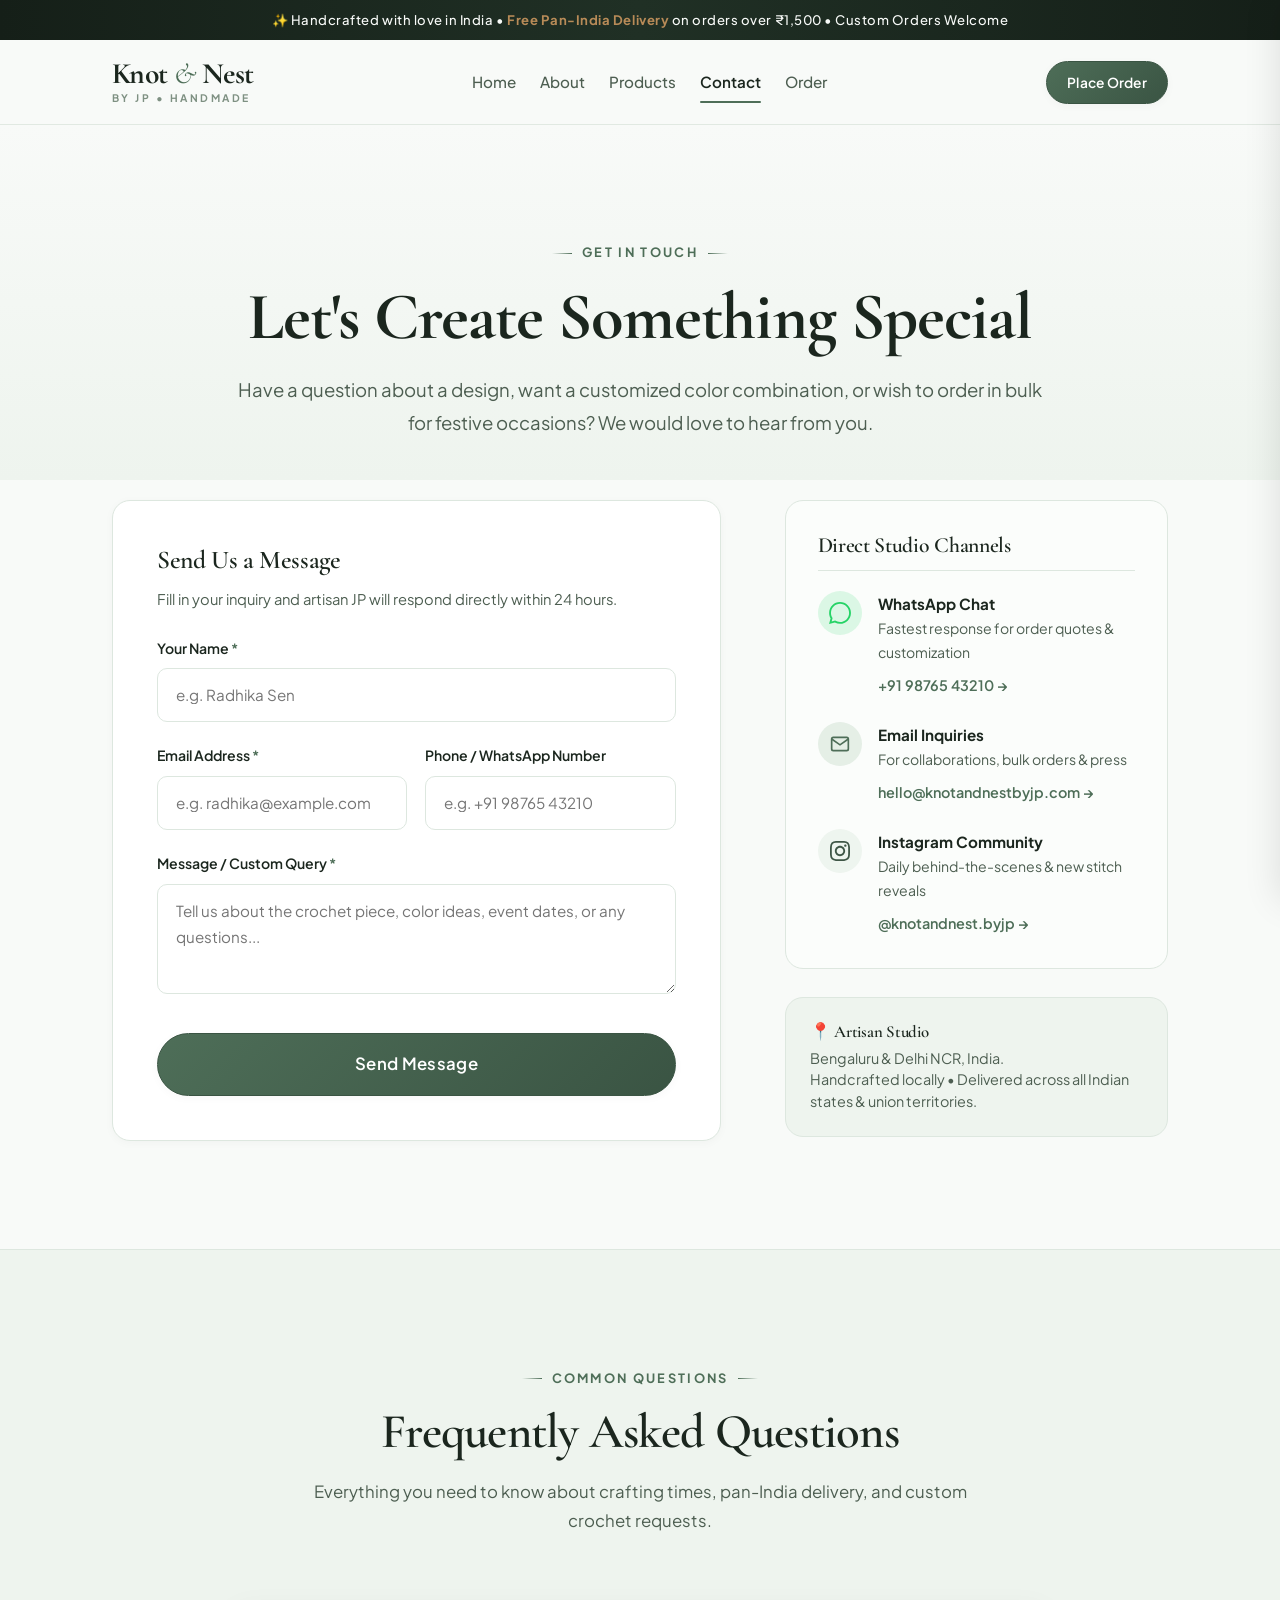
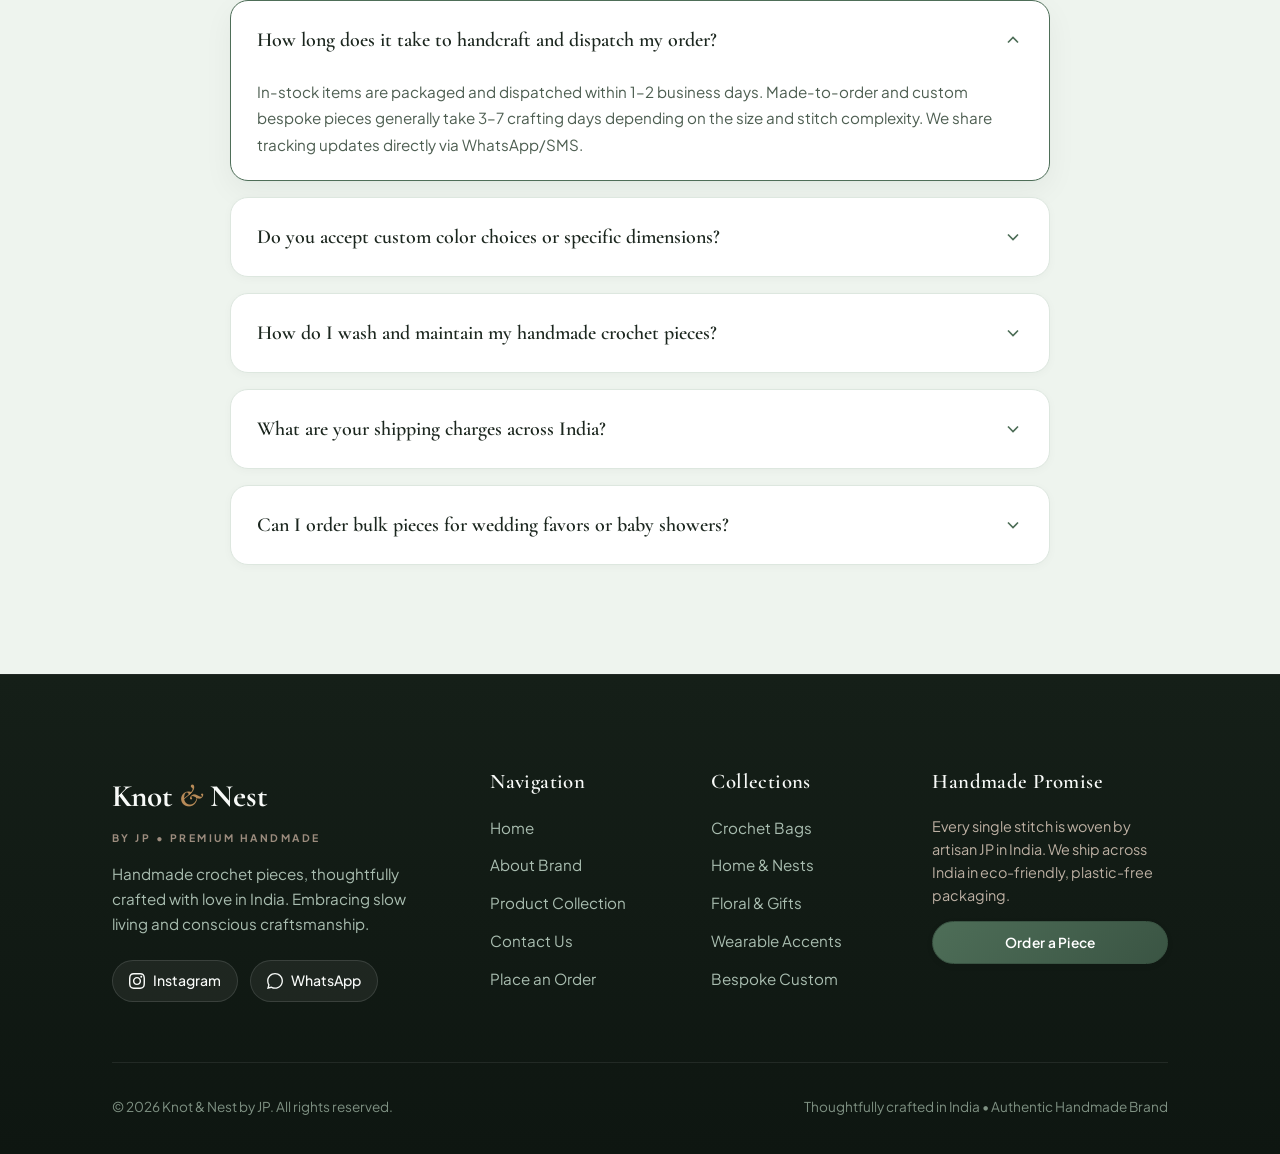
<file: contact.html>
<!DOCTYPE html>
<html lang="en">
<head>
  <meta charset="UTF-8">
  <meta name="viewport" content="width=device-width, initial-scale=1.0">
  <title>Contact Us & Custom Inquiries | Knot & Nest by JP</title>
  <meta name="description" content="Get in touch with artisan JP at Knot & Nest. Inquire about custom orders, bridal shower favors, bulk crochet commissions, or order tracking.">
  <meta name="keywords" content="contact Knot and Nest by JP, crochet commission inquiry, handmade crochet contact India, WhatsApp crochet ordering">
  <meta name="theme-color" content="#FAF7F2">

  <!-- Stylesheets -->
  <link rel="stylesheet" href="css/style.css">
  <link rel="stylesheet" href="css/components.css">
  <link rel="stylesheet" href="css/responsive.css">
</head>
<body>

  <!-- Top Announcement Bar -->
  <div class="announcement-bar" role="region" aria-label="Announcement">
    <span>✨ Handcrafted with love in India • <strong>Free Pan-India Delivery</strong> on orders over ₹1,500 • Custom Orders Welcome</span>
  </div>

  <!-- Main Site Header -->
  <header class="site-header">
    <div class="container header-container">
      <a href="index.html" class="brand-logo" aria-label="Knot and Nest by JP Home">
        <span class="logo-main">Knot <span>&</span> Nest</span>
        <span class="logo-sub">by JP • Handmade</span>
      </a>

      <!-- Desktop Nav -->
      <nav class="main-nav" aria-label="Main Navigation">
        <a href="index.html" class="nav-link">Home</a>
        <a href="about.html" class="nav-link">About</a>
        <a href="products.html" class="nav-link">Products</a>
        <a href="contact.html" class="nav-link active">Contact</a>
        <a href="order.html" class="nav-link">Order</a>
      </nav>

      <!-- Header CTAs -->
      <div class="header-actions">
        <a href="order.html" class="btn btn-primary btn-sm">Place Order</a>
        <button class="mobile-menu-toggle" aria-label="Toggle navigation menu">
          <svg width="26" height="26" viewBox="0 0 24 24" fill="none" stroke="currentColor" stroke-width="2">
            <line x1="3" y1="12" x2="21" y2="12"></line>
            <line x1="3" y1="6" x2="21" y2="6"></line>
            <line x1="3" y1="18" x2="21" y2="18"></line>
          </svg>
        </button>
      </div>
    </div>
  </header>

  <!-- Mobile Drawer Menu -->
  <div class="mobile-nav-overlay"></div>
  <div class="mobile-nav-drawer" role="dialog" aria-modal="true" aria-label="Mobile Navigation">
    <div>
      <div class="mobile-nav-header">
        <div class="brand-logo">
          <span class="logo-main" style="font-size: 1.4rem;">Knot <span>&</span> Nest</span>
          <span class="logo-sub">by JP</span>
        </div>
        <button class="mobile-nav-close" aria-label="Close menu" style="font-size: 1.6rem; color: var(--color-text-primary);">&times;</button>
      </div>

      <nav class="mobile-nav-links">
        <a href="index.html" class="nav-link">Home</a>
        <a href="about.html" class="nav-link">About</a>
        <a href="products.html" class="nav-link">Products</a>
        <a href="contact.html" class="nav-link active">Contact</a>
        <a href="order.html" class="nav-link">Order</a>
      </nav>
    </div>

    <div class="mobile-nav-footer">
      <a href="products.html" class="btn btn-primary" style="width: 100%;">Explore Collection</a>
      <a href="order.html?custom=true" class="btn btn-outline" style="width: 100%;">Order Custom Crochet</a>
    </div>
  </div>

  <main>
    <!-- Contact Header Hero -->
    <section class="section-padding" style="background: linear-gradient(180deg, var(--color-bg-primary) 0%, var(--color-bg-secondary) 100%); text-align: center; padding-bottom: 40px;">
      <div class="container-narrow">
        <span class="eyebrow">Get In Touch</span>
        <h1 style="margin-bottom: 16px;">Let's Create Something Special</h1>
        <p class="text-lead">
          Have a question about a design, want a customized color combination, or wish to order in bulk for festive occasions? We would love to hear from you.
        </p>
      </div>
    </section>

    <!-- Contact Grid Section -->
    <section class="section-padding" style="padding-top: 20px;">
      <div class="container">
        <div class="form-grid-layout">
          
          <!-- Left: Contact Form -->
          <div class="form-card">
            <h2 style="font-size: 1.6rem; margin-bottom: 12px;">Send Us a Message</h2>
            <p style="font-size: 0.92rem; color: var(--color-text-secondary); margin-bottom: 24px;">
              Fill in your inquiry and artisan JP will respond directly within 24 hours.
            </p>

            <form id="contactForm">
              <div class="form-group">
                <label class="form-label" for="contactName">Your Name <span class="required-star">*</span></label>
                <input type="text" id="contactName" class="form-control" placeholder="e.g. Radhika Sen" required>
              </div>

              <div class="form-row-2">
                <div class="form-group">
                  <label class="form-label" for="contactEmail">Email Address <span class="required-star">*</span></label>
                  <input type="email" id="contactEmail" class="form-control" placeholder="e.g. radhika@example.com" required>
                </div>

                <div class="form-group">
                  <label class="form-label" for="contactPhone">Phone / WhatsApp Number</label>
                  <input type="tel" id="contactPhone" class="form-control" placeholder="e.g. +91 98765 43210">
                </div>
              </div>

              <div class="form-group">
                <label class="form-label" for="contactMessage">Message / Custom Query <span class="required-star">*</span></label>
                <textarea id="contactMessage" class="form-control" placeholder="Tell us about the crochet piece, color ideas, event dates, or any questions..." required></textarea>
              </div>

              <button type="submit" class="btn btn-primary btn-lg" style="width: 100%; margin-top: 10px;">
                Send Message
              </button>
            </form>
          </div>

          <!-- Right: Direct Channels & Studio Details -->
          <div>
            
            <div style="background-color: var(--color-surface); border: 1.5px solid var(--color-border); border-radius: var(--radius-md); padding: 32px; margin-bottom: 28px;">
              <h3 style="font-size: 1.35rem; margin-bottom: 20px; padding-bottom: 12px; border-bottom: 1px solid var(--color-border);">
                Direct Studio Channels
              </h3>

              <!-- Channel 1: WhatsApp -->
              <div style="display: flex; gap: 16px; align-items: flex-start; margin-bottom: 24px;">
                <div style="width: 44px; height: 44px; border-radius: 50%; background-color: rgba(37, 211, 102, 0.15); color: #25D366; display: flex; align-items: center; justify-content: center; flex-shrink: 0;">
                  <svg width="22" height="22" viewBox="0 0 24 24" fill="currentColor">
                    <path d="M.057 24l1.687-6.163c-1.041-1.804-1.588-3.849-1.587-5.946.003-6.556 5.338-11.891 11.893-11.891 3.181.001 6.167 1.24 8.413 3.488 2.245 2.248 3.481 5.236 3.48 8.414-.003 6.557-5.338 11.892-11.893 11.892-1.99-.001-3.951-.5-5.688-1.448l-6.305 1.654zm6.597-3.807c1.676.995 3.276 1.591 5.392 1.592 5.448 0 9.886-4.434 9.889-9.885.002-5.462-4.415-9.89-9.881-9.892-5.452 0-9.887 4.434-9.889 9.884-.001 2.225.651 3.891 1.746 5.634l-.999 3.648 3.742-.981z"/>
                  </svg>
                </div>
                <div>
                  <strong style="display: block; font-size: 0.95rem; color: var(--color-text-primary);">WhatsApp Chat</strong>
                  <span style="display: block; font-size: 0.88rem; color: var(--color-text-secondary); margin-bottom: 6px;">
                    Fastest response for order quotes & customization
                  </span>
                  <a href="https://wa.me/919876543210" target="_blank" rel="noopener" style="color: var(--color-terracotta); font-weight: 600; font-size: 0.9rem;">
                    +91 98765 43210 &rarr;
                  </a>
                </div>
              </div>

              <!-- Channel 2: Email -->
              <div style="display: flex; gap: 16px; align-items: flex-start; margin-bottom: 24px;">
                <div style="width: 44px; height: 44px; border-radius: 50%; background-color: var(--color-terracotta-light); color: var(--color-terracotta); display: flex; align-items: center; justify-content: center; flex-shrink: 0;">
                  <svg width="20" height="20" viewBox="0 0 24 24" fill="none" stroke="currentColor" stroke-width="2">
                    <path d="M4 4h16c1.1 0 2 .9 2 2v12c0 1.1-.9 2-2 2H4c-1.1 0-2-.9-2-2V6c0-1.1.9-2 2-2z"></path>
                    <polyline points="22,6 12,13 2,6"></polyline>
                  </svg>
                </div>
                <div>
                  <strong style="display: block; font-size: 0.95rem; color: var(--color-text-primary);">Email Inquiries</strong>
                  <span style="display: block; font-size: 0.88rem; color: var(--color-text-secondary); margin-bottom: 6px;">
                    For collaborations, bulk orders & press
                  </span>
                  <a href="mailto:hello@knotandnestbyjp.com" style="color: var(--color-terracotta); font-weight: 600; font-size: 0.9rem;">
                    hello@knotandnestbyjp.com &rarr;
                  </a>
                </div>
              </div>

              <!-- Channel 3: Instagram -->
              <div style="display: flex; gap: 16px; align-items: flex-start;">
                <div style="width: 44px; height: 44px; border-radius: 50%; background-color: var(--color-sage-light); color: var(--color-sage-dark); display: flex; align-items: center; justify-content: center; flex-shrink: 0;">
                  <svg width="20" height="20" viewBox="0 0 24 24" fill="currentColor">
                    <path d="M12 2.163c3.204 0 3.584.012 4.85.07 3.252.148 4.771 1.691 4.919 4.919.058 1.265.069 1.645.069 4.849 0 3.205-.012 3.584-.069 4.849-.149 3.225-1.664 4.771-4.919 4.919-1.266.058-1.644.07-4.85.07-3.204 0-3.584-.012-4.849-.07-3.26-.149-4.771-1.699-4.919-4.92-.058-1.265-.07-1.644-.07-4.849 0-3.204.013-3.583.07-4.849.149-3.227 1.664-4.771 4.919-4.919 1.266-.057 1.645-.069 4.849-.069zm0-2.163c-3.259 0-3.667.014-4.947.072-4.358.2-6.78 2.618-6.98 6.98-.059 1.281-.073 1.689-.073 4.948 0 3.259.014 3.668.072 4.948.2 4.358 2.618 6.78 6.98 6.98 1.281.058 1.689.072 4.948.072 3.259 0 3.668-.014 4.948-.072 4.354-.2 6.782-2.618 6.979-6.98.059-1.28.073-1.689.073-4.948 0-3.259-.014-3.667-.072-4.947-.196-4.354-2.617-6.78-6.979-6.98-1.281-.059-1.69-.073-4.949-.073zm0 5.838c-3.403 0-6.162 2.759-6.162 6.162s2.759 6.163 6.162 6.163 6.162-2.759 6.162-6.163c0-3.403-2.759-6.162-6.162-6.162zm0 10.162c-2.209 0-4-1.79-4-4 0-2.209 1.791-4 4-4s4 1.791 4 4c0 2.21-1.791 4-4 4zm6.406-11.845c-.796 0-1.441.645-1.441 1.44s.645 1.44 1.441 1.44c.795 0 1.439-.645 1.439-1.44s-.644-1.44-1.439-1.44z"/>
                  </svg>
                </div>
                <div>
                  <strong style="display: block; font-size: 0.95rem; color: var(--color-text-primary);">Instagram Community</strong>
                  <span style="display: block; font-size: 0.88rem; color: var(--color-text-secondary); margin-bottom: 6px;">
                    Daily behind-the-scenes & new stitch reveals
                  </span>
                  <a href="https://instagram.com" target="_blank" rel="noopener" style="color: var(--color-terracotta); font-weight: 600; font-size: 0.9rem;">
                    @knotandnest.byjp &rarr;
                  </a>
                </div>
              </div>

            </div>

            <!-- Studio Location Badge -->
            <div style="background-color: var(--color-bg-secondary); border-radius: var(--radius-md); padding: 24px; border: 1px solid var(--color-border);">
              <h4 style="margin-bottom: 6px; font-size: 1.05rem;">📍 Artisan Studio</h4>
              <p style="font-size: 0.9rem; color: var(--color-text-secondary); line-height: 1.5; margin: 0;">
                Bengaluru &amp; Delhi NCR, India.<br>
                Handcrafted locally • Delivered across all Indian states &amp; union territories.
              </p>
            </div>

          </div>

        </div>
      </div>
    </section>

    <!-- Frequently Asked Questions Accordion -->
    <section class="section-padding" style="background-color: var(--color-bg-secondary); border-top: 1px solid var(--color-border);" aria-label="Frequently Asked Questions">
      <div class="container">
        <div class="section-header">
          <span class="eyebrow">Common Questions</span>
          <h2>Frequently Asked Questions</h2>
          <p>Everything you need to know about crafting times, pan-India delivery, and custom crochet requests.</p>
        </div>

        <div class="faq-list">
          
          <div class="faq-item active">
            <button class="faq-question" type="button">
              <span>How long does it take to handcraft and dispatch my order?</span>
              <svg class="faq-chevron" width="20" height="20" viewBox="0 0 24 24" fill="none" stroke="currentColor" stroke-width="2">
                <polyline points="6 9 12 15 18 9"></polyline>
              </svg>
            </button>
            <div class="faq-answer">
              <p>
                In-stock items are packaged and dispatched within 1–2 business days. Made-to-order and custom bespoke pieces generally take 3–7 crafting days depending on the size and stitch complexity. We share tracking updates directly via WhatsApp/SMS.
              </p>
            </div>
          </div>

          <div class="faq-item">
            <button class="faq-question" type="button">
              <span>Do you accept custom color choices or specific dimensions?</span>
              <svg class="faq-chevron" width="20" height="20" viewBox="0 0 24 24" fill="none" stroke="currentColor" stroke-width="2">
                <polyline points="6 9 12 15 18 9"></polyline>
              </svg>
            </button>
            <div class="faq-answer">
              <p>
                Yes, absolutely! Custom requests are a core part of Knot & Nest by JP. You can select your preferred shade combinations, request extended bag straps, or have custom-sized table runners crocheted to fit your dining table.
              </p>
            </div>
          </div>

          <div class="faq-item">
            <button class="faq-question" type="button">
              <span>How do I wash and maintain my handmade crochet pieces?</span>
              <svg class="faq-chevron" width="20" height="20" viewBox="0 0 24 24" fill="none" stroke="currentColor" stroke-width="2">
                <polyline points="6 9 12 15 18 9"></polyline>
              </svg>
            </button>
            <div class="faq-answer">
              <p>
                We recommend gentle hand washing in cold/lukewarm water using a mild wool or liquid detergent. Never wring out or machine tumble dry. Gently reshape the item and lay it flat on a clean dry towel in the shade.
              </p>
            </div>
          </div>

          <div class="faq-item">
            <button class="faq-question" type="button">
              <span>What are your shipping charges across India?</span>
              <svg class="faq-chevron" width="20" height="20" viewBox="0 0 24 24" fill="none" stroke="currentColor" stroke-width="2">
                <polyline points="6 9 12 15 18 9"></polyline>
              </svg>
            </button>
            <div class="faq-answer">
              <p>
                We offer <strong>Free Delivery across India</strong> on all orders of ₹1,500 and above. For orders under ₹1,500, a flat standard delivery charge of ₹99 applies.
              </p>
            </div>
          </div>

          <div class="faq-item">
            <button class="faq-question" type="button">
              <span>Can I order bulk pieces for wedding favors or baby showers?</span>
              <svg class="faq-chevron" width="20" height="20" viewBox="0 0 24 24" fill="none" stroke="currentColor" stroke-width="2">
                <polyline points="6 9 12 15 18 9"></polyline>
              </svg>
            </button>
            <div class="faq-answer">
              <p>
                Yes! We love creating bespoke bulk gifts—including mini flower bouquets, personalized bookmark sets, and coaster favor bundles with custom gift tags. Please reach out at least 3–4 weeks prior to your event.
              </p>
            </div>
          </div>

        </div>
      </div>
    </section>
  </main>

  <!-- Site Footer -->
  <footer class="site-footer">
    <div class="container">
      <div class="footer-grid">
        
        <div class="footer-brand">
          <div class="logo-main">Knot <span>&</span> Nest</div>
          <div class="brand-logo" style="margin-bottom: 8px;">
            <span class="logo-sub" style="color: #9C8C7E;">by JP • Premium Handmade</span>
          </div>
          <p class="footer-tagline">
            Handmade crochet pieces, thoughtfully crafted with love in India. Embracing slow living and conscious craftsmanship.
          </p>
          <div class="footer-social-links">
            <a href="https://instagram.com" target="_blank" rel="noopener" class="social-pill" aria-label="Instagram">
              <svg width="16" height="16" viewBox="0 0 24 24" fill="currentColor">
                <path d="M12 2.163c3.204 0 3.584.012 4.85.07 3.252.148 4.771 1.691 4.919 4.919.058 1.265.069 1.645.069 4.849 0 3.205-.012 3.584-.069 4.849-.149 3.225-1.664 4.771-4.919 4.919-1.266.058-1.644.07-4.85.07-3.204 0-3.584-.012-4.849-.07-3.26-.149-4.771-1.699-4.919-4.92-.058-1.265-.07-1.644-.07-4.849 0-3.204.013-3.583.07-4.849.149-3.227 1.664-4.771 4.919-4.919 1.266-.057 1.645-.069 4.849-.069zm0-2.163c-3.259 0-3.667.014-4.947.072-4.358.2-6.78 2.618-6.98 6.98-.059 1.281-.073 1.689-.073 4.948 0 3.259.014 3.668.072 4.948.2 4.358 2.618 6.78 6.98 6.98 1.281.058 1.689.072 4.948.072 3.259 0 3.668-.014 4.948-.072 4.354-.2 6.782-2.618 6.979-6.98.059-1.28.073-1.689.073-4.948 0-3.259-.014-3.667-.072-4.947-.196-4.354-2.617-6.78-6.979-6.98-1.281-.059-1.69-.073-4.949-.073zm0 5.838c-3.403 0-6.162 2.759-6.162 6.162s2.759 6.163 6.162 6.163 6.162-2.759 6.162-6.163c0-3.403-2.759-6.162-6.162-6.162zm0 10.162c-2.209 0-4-1.79-4-4 0-2.209 1.791-4 4-4s4 1.791 4 4c0 2.21-1.791 4-4 4zm6.406-11.845c-.796 0-1.441.645-1.441 1.44s.645 1.44 1.441 1.44c.795 0 1.439-.645 1.439-1.44s-.644-1.44-1.439-1.44z"/>
              </svg>
              <span>Instagram</span>
            </a>
            <a href="https://wa.me/919876543210" target="_blank" rel="noopener" class="social-pill" aria-label="WhatsApp">
              <svg width="16" height="16" viewBox="0 0 24 24" fill="currentColor">
                <path d="M.057 24l1.687-6.163c-1.041-1.804-1.588-3.849-1.587-5.946.003-6.556 5.338-11.891 11.893-11.891 3.181.001 6.167 1.24 8.413 3.488 2.245 2.248 3.481 5.236 3.48 8.414-.003 6.557-5.338 11.892-11.893 11.892-1.99-.001-3.951-.5-5.688-1.448l-6.305 1.654zm6.597-3.807c1.676.995 3.276 1.591 5.392 1.592 5.448 0 9.886-4.434 9.889-9.885.002-5.462-4.415-9.89-9.881-9.892-5.452 0-9.887 4.434-9.889 9.884-.001 2.225.651 3.891 1.746 5.634l-.999 3.648 3.742-.981z"/>
              </svg>
              <span>WhatsApp</span>
            </a>
          </div>
        </div>

        <div>
          <h4 class="footer-title">Navigation</h4>
          <div class="footer-links">
            <a href="index.html">Home</a>
            <a href="about.html">About Brand</a>
            <a href="products.html">Product Collection</a>
            <a href="contact.html">Contact Us</a>
            <a href="order.html">Place an Order</a>
          </div>
        </div>

        <div>
          <h4 class="footer-title">Collections</h4>
          <div class="footer-links">
            <a href="products.html?category=bags">Crochet Bags</a>
            <a href="products.html?category=home-decor">Home & Nests</a>
            <a href="products.html?category=gifts">Floral & Gifts</a>
            <a href="products.html?category=accessories">Wearable Accents</a>
            <a href="order.html?custom=true">Bespoke Custom</a>
          </div>
        </div>

        <div>
          <h4 class="footer-title">Handmade Promise</h4>
          <p style="font-size: 0.9rem; color: #BDB0A3; line-height: 1.6; margin-bottom: 14px;">
            Every single stitch is woven by artisan JP in India. We ship across India in eco-friendly, plastic-free packaging.
          </p>
          <a href="order.html" class="btn btn-primary btn-sm" style="width: 100%;">Order a Piece</a>
        </div>

      </div>

      <div class="footer-bottom">
        <div>© 2026 Knot & Nest by JP. All rights reserved.</div>
        <div>Thoughtfully crafted in India • Authentic Handmade Brand</div>
      </div>
    </div>
  </footer>

  <!-- Scripts -->
  <script src="js/main.js"></script>
  <script src="js/contact.js"></script>
</body>
</html>
</file>
<file: css/style.css>
/* ==========================================================================
   Knot & Nest by JP - Core Stylesheet & Botanical Design System
   Theme: Fresh Eucalyptus Sage & Pearl Cream
   (Botanical Muted Green, Morning Mist, and Warm Beige Accents)
   ========================================================================== */

/* --------------------------------------------------------------------------
   Google Fonts Import
   -------------------------------------------------------------------------- */
@import url('https://fonts.googleapis.com/css2?family=Cormorant+Garamond:ital,wght@0,400;0,500;0,600;0,700;1,400;1,600;1,700&family=Plus+Jakarta+Sans:ital,wght@0,300;0,400;0,500;0,600;0,700;1,400&display=swap');

/* --------------------------------------------------------------------------
   CSS Variables & Design Tokens
   -------------------------------------------------------------------------- */
:root {
  /* Fresh Eucalyptus Sage & Pearl Cream Palette */
  --color-bg-primary: #F8FAF8;      /* Luminous pearl cream / soft morning mist white */
  --color-bg-secondary: #EEF4EE;    /* Gentle eucalyptus mist / botanical linen */
  --color-bg-tertiary: #E2EBE2;     /* Deeper soft sage beige */
  --color-card-bg: #FFFFFF;         /* Crisp botanical card background */
  --color-surface: #FBFDFB;         /* Subtle elevated surface */

  --color-text-primary: #1B261E;    /* Deep Pine-Espresso Noir (crystal clear & rich) */
  --color-text-secondary: #4D5E51;  /* Soft Botanical Slate */
  --color-text-muted: #7E9082;      /* Gentle Eucalyptus Mist */
  --color-text-light: #F8FAF8;      /* Light cream text */

  /* Signature Accents */
  --color-terracotta: #4E6E58;      /* Rich Eucalyptus Sage */
  --color-terracotta-dark: #3A5443; /* Deep Pine Sage for hover */
  --color-terracotta-light: #E5EFE6;/* Delicate Morning Eucalyptus wash */

  --color-ochre: #B88B58;           /* Warm Sand Dune / Golden Wheat */
  --color-ochre-light: #F7F0E6;     /* Pale Warm Dune Silk */

  --color-sage: #688A72;            /* Lush Herbaceous Sage */
  --color-sage-dark: #3E5646;       /* Deep Woodland Green */
  --color-sage-light: #EEF5EF;      /* Gentle Laurel tint */

  --color-border: #DDE7DF;          /* Soft Herbal Sand outline */
  --color-border-hover: #C2D4C5;    /* Elevated Sage Border */

  /* Typography */
  --font-serif: 'Cormorant Garamond', Garamond, Georgia, serif;
  --font-sans: 'Plus Jakarta Sans', -apple-system, BlinkMacSystemFont, 'Segoe UI', Roboto, sans-serif;

  /* Shadows - Ambient Botanical Glow */
  --shadow-sm: 0 2px 10px rgba(27, 38, 30, 0.03);
  --shadow-md: 0 10px 30px rgba(27, 38, 30, 0.05), 0 1px 3px rgba(27, 38, 30, 0.02);
  --shadow-lg: 0 20px 48px rgba(27, 38, 30, 0.08), 0 4px 12px rgba(27, 38, 30, 0.03);
  --shadow-hover: 0 24px 54px rgba(78, 110, 88, 0.16), 0 6px 16px rgba(27, 38, 30, 0.04);

  /* Radii */
  --radius-xs: 6px;
  --radius-sm: 10px;
  --radius-md: 18px;
  --radius-lg: 28px;
  --radius-full: 9999px;

  /* Spacing & Layout */
  --container-max: 1240px;
  --header-height: 84px;
  --announcement-height: 40px;
  --transition-fast: 0.2s ease;
  --transition-base: 0.35s cubic-bezier(0.22, 1, 0.36, 1);
  --transition-slow: 0.6s cubic-bezier(0.22, 1, 0.36, 1);
}

/* --------------------------------------------------------------------------
   CSS Reset & Base
   -------------------------------------------------------------------------- */
*, *::before, *::after {
  box-sizing: border-box;
  margin: 0;
  padding: 0;
}

html {
  font-size: 16px;
  scroll-behavior: smooth;
  -webkit-text-size-adjust: 100%;
}

body {
  font-family: var(--font-sans);
  background-color: var(--color-bg-primary);
  color: var(--color-text-primary);
  line-height: 1.7;
  font-weight: 400;
  overflow-x: hidden;
  -webkit-font-smoothing: antialiased;
  -moz-osx-font-smoothing: grayscale;
}

img, svg, picture, video {
  max-width: 100%;
  display: block;
  height: auto;
}

a {
  color: inherit;
  text-decoration: none;
  transition: all var(--transition-fast);
}

button, input, select, textarea {
  font: inherit;
}

button {
  cursor: pointer;
  border: none;
  background: none;
}

ul, ol {
  list-style: none;
}

/* --------------------------------------------------------------------------
   Typography Styles
   -------------------------------------------------------------------------- */
h1, h2, h3, h4, h5, h6 {
  font-family: var(--font-serif);
  color: var(--color-text-primary);
  font-weight: 600;
  line-height: 1.18;
  letter-spacing: -0.015em;
}

h1 {
  font-size: clamp(2.5rem, 5.2vw, 4.2rem);
  font-weight: 700;
}

h2 {
  font-size: clamp(2rem, 3.8vw, 3.1rem);
  font-weight: 600;
}

h3 {
  font-size: clamp(1.4rem, 2.3vw, 1.9rem);
  font-weight: 600;
}

h4 {
  font-size: 1.25rem;
  font-weight: 600;
}

p {
  color: var(--color-text-secondary);
  font-size: 1.05rem;
  font-weight: 400;
  line-height: 1.75;
}

.text-lead {
  font-size: clamp(1.1rem, 1.45vw, 1.25rem);
  color: var(--color-text-secondary);
  line-height: 1.8;
}

.eyebrow {
  display: inline-flex;
  align-items: center;
  gap: 10px;
  font-family: var(--font-sans);
  font-size: 0.8rem;
  font-weight: 700;
  text-transform: uppercase;
  letter-spacing: 0.18em;
  color: var(--color-terracotta);
  margin-bottom: 14px;
}

.eyebrow::before,
.eyebrow::after {
  content: '';
  display: inline-block;
  width: 20px;
  height: 1.5px;
  background: linear-gradient(90deg, var(--color-terracotta) 0%, transparent 100%);
}

.eyebrow::before {
  background: linear-gradient(270deg, var(--color-terracotta) 0%, transparent 100%);
}

.eyebrow.no-line::before,
.eyebrow.no-line::after {
  display: none;
}

/* --------------------------------------------------------------------------
   Layout Containers
   -------------------------------------------------------------------------- */
.container {
  width: 100%;
  max-width: var(--container-max);
  margin-left: auto;
  margin-right: auto;
  padding-left: 24px;
  padding-right: 24px;
}

.container-narrow {
  max-width: 900px;
  margin-left: auto;
  margin-right: auto;
  padding-left: 24px;
  padding-right: 24px;
}

.section-padding {
  padding-top: clamp(65px, 8.5vw, 110px);
  padding-bottom: clamp(65px, 8.5vw, 110px);
}

.section-header {
  text-align: center;
  max-width: 700px;
  margin: 0 auto clamp(40px, 5vw, 64px);
}

.section-header h2 {
  margin-bottom: 16px;
}

.section-header p {
  color: var(--color-text-secondary);
}

/* --------------------------------------------------------------------------
   Buttons & Links
   -------------------------------------------------------------------------- */
.btn {
  display: inline-flex;
  align-items: center;
  justify-content: center;
  gap: 10px;
  padding: 14px 30px;
  border-radius: var(--radius-full);
  font-family: var(--font-sans);
  font-size: 0.95rem;
  font-weight: 600;
  letter-spacing: 0.02em;
  text-align: center;
  transition: all var(--transition-base);
  box-shadow: var(--shadow-sm);
  white-space: nowrap;
}

.btn-primary {
  background: linear-gradient(135deg, #4E6E58 0%, #3A5443 100%);
  color: #FFFFFF;
  border: 1px solid #3A5443;
}

.btn-primary:hover {
  background: linear-gradient(135deg, #3E5B47 0%, #2E4335 100%);
  border-color: #2E4335;
  box-shadow: 0 10px 26px rgba(78, 110, 88, 0.38);
  transform: translateY(-2px);
  color: #FFFFFF;
}

.btn-secondary {
  background-color: transparent;
  color: var(--color-text-primary);
  border: 1.5px solid var(--color-text-primary);
}

.btn-secondary:hover {
  background-color: var(--color-text-primary);
  color: #FFFFFF;
  box-shadow: var(--shadow-md);
  transform: translateY(-2px);
}

.btn-outline {
  background-color: #FFFFFF;
  color: var(--color-text-primary);
  border: 1px solid var(--color-border);
}

.btn-outline:hover {
  border-color: var(--color-terracotta);
  color: var(--color-terracotta);
  background-color: var(--color-terracotta-light);
  transform: translateY(-2px);
}

.btn-whatsapp {
  background: linear-gradient(135deg, #25D366 0%, #1EBE5D 100%);
  color: #FFFFFF;
  border: 1px solid #1EBE5D;
}

.btn-whatsapp:hover {
  background: linear-gradient(135deg, #1EBE5D 0%, #17A950 100%);
  box-shadow: 0 10px 24px rgba(37, 211, 102, 0.35);
  transform: translateY(-2px);
  color: #FFFFFF;
}

.btn-sm {
  padding: 9px 20px;
  font-size: 0.86rem;
}

.btn-lg {
  padding: 16px 36px;
  font-size: 1.05rem;
}

.btn-icon {
  width: 44px;
  height: 44px;
  padding: 0;
  border-radius: 50%;
  display: inline-flex;
  align-items: center;
  justify-content: center;
}

/* --------------------------------------------------------------------------
   Announcement Bar
   -------------------------------------------------------------------------- */
.announcement-bar {
  background: linear-gradient(90deg, #151F18 0%, #203025 50%, #151F18 100%);
  color: #F8FAF8;
  font-size: 0.82rem;
  font-weight: 500;
  letter-spacing: 0.04em;
  padding: 9px 16px;
  text-align: center;
  position: relative;
  z-index: 101;
}

.announcement-bar strong {
  color: var(--color-ochre);
}

/* --------------------------------------------------------------------------
   Header & Navigation
   -------------------------------------------------------------------------- */
.site-header {
  position: sticky;
  top: 0;
  left: 0;
  width: 100%;
  background-color: rgba(248, 250, 248, 0.94);
  backdrop-filter: blur(16px);
  -webkit-backdrop-filter: blur(16px);
  border-bottom: 1px solid rgba(221, 231, 223, 0.85);
  z-index: 100;
  transition: all var(--transition-base);
}

.site-header.scrolled {
  background-color: rgba(255, 255, 255, 0.98);
  box-shadow: 0 4px 24px rgba(27, 38, 30, 0.06);
}

.header-container {
  display: flex;
  align-items: center;
  justify-content: space-between;
  height: var(--header-height);
}

/* Brand Logo */
.brand-logo {
  display: flex;
  flex-direction: column;
  text-decoration: none;
}

.brand-logo .logo-main {
  font-family: var(--font-serif);
  font-size: 1.85rem;
  font-weight: 700;
  color: var(--color-text-primary);
  letter-spacing: -0.02em;
  line-height: 1.05;
}

.brand-logo .logo-main span {
  color: var(--color-terracotta);
  font-style: italic;
  font-weight: 400;
}

.brand-logo .logo-sub {
  font-family: var(--font-sans);
  font-size: 0.65rem;
  font-weight: 700;
  letter-spacing: 0.24em;
  text-transform: uppercase;
  color: var(--color-text-muted);
}

/* Navigation Links */
.main-nav {
  display: flex;
  align-items: center;
  gap: 38px;
}

.nav-link {
  font-size: 0.95rem;
  font-weight: 500;
  color: var(--color-text-secondary);
  position: relative;
  padding: 8px 0;
  transition: color var(--transition-fast);
}

.nav-link::after {
  content: '';
  position: absolute;
  bottom: 0;
  left: 0;
  width: 0%;
  height: 2px;
  background: var(--color-terracotta);
  transition: width var(--transition-base);
  border-radius: var(--radius-full);
}

.nav-link:hover,
.nav-link.active {
  color: var(--color-text-primary);
}

.nav-link:hover::after,
.nav-link.active::after {
  width: 100%;
}

.nav-link.active {
  font-weight: 600;
}

/* Header Actions */
.header-actions {
  display: flex;
  align-items: center;
  gap: 16px;
}

.mobile-menu-toggle {
  display: none;
  background: none;
  border: none;
  padding: 8px;
  color: var(--color-text-primary);
  cursor: pointer;
}

/* --------------------------------------------------------------------------
   Mobile Drawer Navigation
   -------------------------------------------------------------------------- */
.mobile-nav-overlay {
  position: fixed;
  top: 0;
  left: 0;
  width: 100%;
  height: 100vh;
  background-color: rgba(27, 38, 30, 0.45);
  backdrop-filter: blur(6px);
  z-index: 998;
  opacity: 0;
  visibility: hidden;
  transition: all var(--transition-base);
}

.mobile-nav-overlay.active {
  opacity: 1;
  visibility: visible;
}

.mobile-nav-drawer {
  position: fixed;
  top: 0;
  right: -320px;
  width: 310px;
  height: 100vh;
  background-color: var(--color-bg-primary);
  z-index: 999;
  padding: 36px 24px;
  display: flex;
  flex-direction: column;
  justify-content: space-between;
  box-shadow: -10px 0 35px rgba(0, 0, 0, 0.12);
  transition: right var(--transition-base);
}

.mobile-nav-drawer.active {
  right: 0;
}

.mobile-nav-header {
  display: flex;
  align-items: center;
  justify-content: space-between;
  margin-bottom: 36px;
  padding-bottom: 18px;
  border-bottom: 1px solid var(--color-border);
}

.mobile-nav-links {
  display: flex;
  flex-direction: column;
  gap: 22px;
}

.mobile-nav-links .nav-link {
  font-size: 1.2rem;
  padding: 6px 0;
  display: block;
}

.mobile-nav-footer {
  padding-top: 24px;
  border-top: 1px solid var(--color-border);
  display: flex;
  flex-direction: column;
  gap: 16px;
}

/* --------------------------------------------------------------------------
   Footer
   -------------------------------------------------------------------------- */
.site-footer {
  background: linear-gradient(180deg, #151F18 0%, #0E1611 100%);
  color: #E3EDE5;
  padding-top: clamp(65px, 8.5vw, 95px);
  padding-bottom: 36px;
  border-top: 1px solid rgba(255, 255, 255, 0.08);
}

.footer-grid {
  display: grid;
  grid-template-columns: 2fr 1fr 1fr 1.5fr;
  gap: clamp(32px, 5vw, 64px);
  margin-bottom: 60px;
}

.footer-brand .logo-main {
  font-family: var(--font-serif);
  font-size: 1.95rem;
  font-weight: 700;
  color: #F8FAF8;
  margin-bottom: 6px;
}

.footer-brand .logo-main span {
  color: var(--color-ochre);
  font-style: italic;
}

.footer-tagline {
  font-size: 0.95rem;
  color: #A9BDB0;
  margin: 14px 0 24px;
  max-width: 330px;
  line-height: 1.65;
}

.footer-title {
  font-family: var(--font-serif);
  font-size: 1.3rem;
  color: #F8FAF8;
  margin-bottom: 20px;
  letter-spacing: 0.02em;
}

.footer-links {
  display: flex;
  flex-direction: column;
  gap: 12px;
}

.footer-links a {
  color: #A9BDB0;
  font-size: 0.95rem;
  transition: all var(--transition-fast);
}

.footer-links a:hover {
  color: var(--color-ochre);
  padding-left: 6px;
}

.footer-social-links {
  display: flex;
  gap: 12px;
  margin-top: 8px;
}

.social-pill {
  display: inline-flex;
  align-items: center;
  gap: 8px;
  padding: 8px 16px;
  background-color: rgba(255, 255, 255, 0.06);
  border: 1px solid rgba(255, 255, 255, 0.12);
  border-radius: var(--radius-full);
  color: #F8FAF8;
  font-size: 0.88rem;
  font-weight: 500;
  transition: all var(--transition-fast);
}

.social-pill:hover {
  background-color: var(--color-terracotta);
  border-color: var(--color-terracotta);
  color: #FFFFFF;
  transform: translateY(-2px);
  box-shadow: 0 4px 12px rgba(78, 110, 88, 0.35);
}

.footer-bottom {
  display: flex;
  align-items: center;
  justify-content: space-between;
  padding-top: 32px;
  border-top: 1px solid rgba(255, 255, 255, 0.08);
  font-size: 0.85rem;
  color: #7E9082;
}

.footer-bottom a {
  color: #7E9082;
}

.footer-bottom a:hover {
  color: #F8FAF8;
}

/* --------------------------------------------------------------------------
   Trust Badge Strip
   -------------------------------------------------------------------------- */
.trust-banner {
  background-color: var(--color-bg-secondary);
  border-top: 1px solid var(--color-border);
  border-bottom: 1px solid var(--color-border);
  padding: 16px 0;
}

.trust-banner-inner {
  display: flex;
  align-items: center;
  justify-content: center;
  flex-wrap: wrap;
  gap: 32px;
  text-align: center;
}

.trust-item {
  display: inline-flex;
  align-items: center;
  gap: 10px;
  font-size: 0.9rem;
  font-weight: 600;
  color: var(--color-text-secondary);
  letter-spacing: 0.03em;
}

.trust-dot {
  width: 5px;
  height: 5px;
  background-color: var(--color-terracotta);
  border-radius: 50%;
}
</file>
<file: css/components.css>
/* ==========================================================================
   Knot & Nest by JP - Botanical Component Styles
   Theme: Fresh Eucalyptus Sage & Pearl Cream
   ========================================================================== */

/* --------------------------------------------------------------------------
   1. Hero Section
   -------------------------------------------------------------------------- */
.hero-section {
  position: relative;
  background: radial-gradient(circle at 80% 20%, rgba(104, 138, 114, 0.12) 0%, transparent 50%),
              radial-gradient(circle at 10% 80%, rgba(184, 139, 88, 0.08) 0%, transparent 40%),
              linear-gradient(180deg, var(--color-bg-primary) 0%, var(--color-bg-secondary) 100%);
  padding: clamp(55px, 8.5vw, 105px) 0 clamp(65px, 8.5vw, 115px);
  overflow: hidden;
}

.hero-grid {
  display: grid;
  grid-template-columns: 1.15fr 0.85fr;
  gap: clamp(40px, 6vw, 80px);
  align-items: center;
}

.hero-content {
  position: relative;
  z-index: 2;
}

.hero-badge {
  display: inline-flex;
  align-items: center;
  gap: 8px;
  background-color: var(--color-terracotta-light);
  color: var(--color-terracotta-dark);
  font-size: 0.82rem;
  font-weight: 600;
  padding: 7px 16px;
  border-radius: var(--radius-full);
  margin-bottom: 22px;
  border: 1px solid rgba(78, 110, 88, 0.25);
  box-shadow: 0 2px 8px rgba(78, 110, 88, 0.06);
}

.hero-title {
  margin-bottom: 22px;
  color: var(--color-text-primary);
}

.hero-subtitle {
  font-size: clamp(1.1rem, 1.4vw, 1.25rem);
  color: var(--color-text-secondary);
  margin-bottom: 38px;
  max-width: 540px;
  line-height: 1.75;
}

.hero-actions {
  display: flex;
  align-items: center;
  flex-wrap: wrap;
  gap: 16px;
  margin-bottom: 42px;
}

.hero-trust-row {
  display: flex;
  align-items: center;
  gap: 24px;
  padding-top: 26px;
  border-top: 1px solid var(--color-border);
}

.hero-trust-item {
  display: flex;
  align-items: center;
  gap: 10px;
  font-size: 0.86rem;
  color: var(--color-text-secondary);
  font-weight: 500;
}

.hero-trust-item svg {
  color: var(--color-terracotta);
  flex-shrink: 0;
}

/* Hero Media Showcase */
.hero-media-wrapper {
  position: relative;
}

.hero-image-card {
  position: relative;
  border-radius: var(--radius-lg);
  overflow: hidden;
  box-shadow: var(--shadow-lg);
  aspect-ratio: 4 / 5;
  background-color: var(--color-bg-tertiary);
  border: 1px solid var(--color-border);
}

.hero-image-card img {
  width: 100%;
  height: 100%;
  object-fit: cover;
  transition: transform var(--transition-slow);
}

.hero-image-card:hover img {
  transform: scale(1.04);
}

/* Floating Highlight Pill */
.hero-floating-badge {
  position: absolute;
  bottom: 24px;
  left: -20px;
  background-color: rgba(255, 255, 255, 0.95);
  backdrop-filter: blur(12px);
  padding: 16px 22px;
  border-radius: var(--radius-md);
  box-shadow: var(--shadow-md);
  border: 1px solid var(--color-border);
  display: flex;
  align-items: center;
  gap: 14px;
  z-index: 3;
}

.hero-badge-icon {
  width: 44px;
  height: 44px;
  border-radius: 50%;
  background-color: var(--color-terracotta-light);
  color: var(--color-terracotta);
  display: flex;
  align-items: center;
  justify-content: center;
}

.hero-badge-text strong {
  display: block;
  font-size: 0.92rem;
  color: var(--color-text-primary);
}

.hero-badge-text span {
  font-size: 0.78rem;
  color: var(--color-text-muted);
}

/* --------------------------------------------------------------------------
   2. Product Cards & Catalogue
   -------------------------------------------------------------------------- */
.product-grid {
  display: grid;
  grid-template-columns: repeat(auto-fill, minmax(280px, 1fr));
  gap: clamp(24px, 3vw, 36px);
}

.product-card {
  background-color: var(--color-card-bg);
  border-radius: var(--radius-md);
  border: 1px solid var(--color-border);
  overflow: hidden;
  display: flex;
  flex-direction: column;
  transition: all var(--transition-base);
  position: relative;
  box-shadow: var(--shadow-sm);
}

.product-card:hover {
  transform: translateY(-6px);
  box-shadow: var(--shadow-hover);
  border-color: var(--color-border-hover);
}

.product-card-media {
  position: relative;
  aspect-ratio: 1 / 1;
  overflow: hidden;
  background-color: var(--color-bg-secondary);
}

.product-card-media img {
  width: 100%;
  height: 100%;
  object-fit: cover;
  transition: transform var(--transition-slow);
}

.product-card:hover .product-card-media img {
  transform: scale(1.06);
}

.product-tag-badge {
  position: absolute;
  top: 14px;
  left: 14px;
  padding: 5px 12px;
  border-radius: var(--radius-full);
  font-size: 0.72rem;
  font-weight: 700;
  text-transform: uppercase;
  letter-spacing: 0.06em;
  z-index: 2;
}

.tag-instock {
  background-color: var(--color-sage-light);
  color: var(--color-sage-dark);
  border: 1px solid rgba(62, 86, 70, 0.3);
}

.tag-madetoorder {
  background-color: var(--color-ochre-light);
  color: #7A5323;
  border: 1px solid rgba(184, 139, 88, 0.35);
}

.tag-featured {
  background-color: var(--color-terracotta-light);
  color: var(--color-terracotta-dark);
  border: 1px solid rgba(78, 110, 88, 0.35);
}

/* Quick Action Overlay */
.product-card-overlay {
  position: absolute;
  bottom: 0;
  left: 0;
  width: 100%;
  padding: 16px;
  background: linear-gradient(180deg, transparent 0%, rgba(27, 38, 30, 0.65) 100%);
  display: flex;
  align-items: center;
  justify-content: center;
  opacity: 0;
  transform: translateY(10px);
  transition: all var(--transition-base);
  z-index: 3;
}

.product-card:hover .product-card-overlay {
  opacity: 1;
  transform: translateY(0);
}

.product-card-body {
  padding: 22px;
  display: flex;
  flex-direction: column;
  flex-grow: 1;
}

.product-category-label {
  font-size: 0.74rem;
  text-transform: uppercase;
  font-weight: 700;
  letter-spacing: 0.1em;
  color: var(--color-terracotta);
  margin-bottom: 6px;
}

.product-card-title {
  font-family: var(--font-serif);
  font-size: 1.3rem;
  font-weight: 600;
  color: var(--color-text-primary);
  margin-bottom: 8px;
  line-height: 1.3;
}

.product-card-title a:hover {
  color: var(--color-terracotta);
}

.product-card-desc {
  font-size: 0.88rem;
  color: var(--color-text-secondary);
  line-height: 1.55;
  margin-bottom: 18px;
  display: -webkit-box;
  -webkit-line-clamp: 2;
  -webkit-box-orient: vertical;
  overflow: hidden;
}

.product-card-footer {
  margin-top: auto;
  padding-top: 16px;
  border-top: 1px solid var(--color-border);
  display: flex;
  align-items: center;
  justify-content: space-between;
  gap: 12px;
}

.product-price-box {
  display: flex;
  align-items: baseline;
  gap: 8px;
}

.product-price-current {
  font-size: 1.25rem;
  font-weight: 700;
  color: var(--color-text-primary);
}

.product-price-old {
  font-size: 0.9rem;
  color: var(--color-text-muted);
  text-decoration: line-through;
}

.product-card-buttons {
  display: flex;
  gap: 8px;
}

/* --------------------------------------------------------------------------
   3. Filter Tabs & Search Bar (Catalogue Page)
   -------------------------------------------------------------------------- */
.catalogue-toolbar {
  margin-bottom: 42px;
  display: flex;
  flex-direction: column;
  gap: 24px;
}

.catalogue-search-row {
  display: flex;
  align-items: center;
  justify-content: space-between;
  flex-wrap: wrap;
  gap: 16px;
}

.search-input-wrapper {
  position: relative;
  flex-grow: 1;
  max-width: 480px;
}

.search-input-wrapper input {
  width: 100%;
  padding: 13px 18px 13px 48px;
  border-radius: var(--radius-full);
  border: 1.5px solid var(--color-border);
  background-color: #FFFFFF;
  color: var(--color-text-primary);
  font-size: 0.92rem;
  transition: all var(--transition-fast);
  box-shadow: var(--shadow-sm);
}

.search-input-wrapper input:focus {
  outline: none;
  border-color: var(--color-terracotta);
  box-shadow: 0 0 0 3px rgba(78, 110, 88, 0.18);
}

.search-icon-svg {
  position: absolute;
  left: 18px;
  top: 50%;
  transform: translateY(-50%);
  color: var(--color-text-muted);
  pointer-events: none;
}

.sort-select-wrapper select {
  padding: 13px 22px;
  border-radius: var(--radius-full);
  border: 1.5px solid var(--color-border);
  background-color: #FFFFFF;
  color: var(--color-text-primary);
  font-size: 0.9rem;
  cursor: pointer;
  outline: none;
  box-shadow: var(--shadow-sm);
}

.category-tabs {
  display: flex;
  align-items: center;
  flex-wrap: wrap;
  gap: 10px;
}

.tab-btn {
  padding: 10px 22px;
  border-radius: var(--radius-full);
  background-color: #FFFFFF;
  border: 1.5px solid var(--color-border);
  color: var(--color-text-secondary);
  font-size: 0.9rem;
  font-weight: 500;
  transition: all var(--transition-fast);
}

.tab-btn:hover {
  border-color: var(--color-terracotta);
  color: var(--color-terracotta);
  background-color: var(--color-terracotta-light);
}

.tab-btn.active {
  background: var(--color-text-primary);
  color: #FFFFFF;
  border-color: var(--color-text-primary);
  box-shadow: var(--shadow-sm);
}

/* --------------------------------------------------------------------------
   4. Feature Cards ("Why Choose Knot & Nest")
   -------------------------------------------------------------------------- */
.feature-grid {
  display: grid;
  grid-template-columns: repeat(auto-fit, minmax(240px, 1fr));
  gap: 24px;
}

.feature-card {
  background-color: var(--color-card-bg);
  border: 1px solid var(--color-border);
  border-radius: var(--radius-md);
  padding: clamp(26px, 3.2vw, 38px);
  text-align: left;
  transition: all var(--transition-base);
  box-shadow: var(--shadow-sm);
}

.feature-card:hover {
  transform: translateY(-5px);
  box-shadow: var(--shadow-md);
  border-color: var(--color-border-hover);
}

.feature-icon-box {
  width: 54px;
  height: 54px;
  border-radius: 14px;
  background-color: var(--color-bg-secondary);
  color: var(--color-terracotta);
  display: flex;
  align-items: center;
  justify-content: center;
  margin-bottom: 22px;
  transition: all var(--transition-fast);
}

.feature-card:hover .feature-icon-box {
  background-color: var(--color-terracotta);
  color: #FFFFFF;
}

.feature-card h3 {
  font-size: 1.25rem;
  margin-bottom: 10px;
  color: var(--color-text-primary);
}

.feature-card p {
  font-size: 0.92rem;
  color: var(--color-text-secondary);
  line-height: 1.65;
}

/* --------------------------------------------------------------------------
   5. Handmade Story Section
   -------------------------------------------------------------------------- */
.story-section {
  background-color: var(--color-bg-secondary);
  border-top: 1px solid var(--color-border);
  border-bottom: 1px solid var(--color-border);
}

.story-grid {
  display: grid;
  grid-template-columns: 1fr 1fr;
  gap: clamp(40px, 6vw, 80px);
  align-items: center;
}

.story-image-mosaic {
  position: relative;
  display: grid;
  grid-template-columns: 1.2fr 0.8fr;
  gap: 16px;
}

.story-mosaic-item {
  border-radius: var(--radius-md);
  overflow: hidden;
  box-shadow: var(--shadow-md);
  border: 1px solid var(--color-border);
}

.story-mosaic-item img {
  width: 100%;
  height: 100%;
  object-fit: cover;
}

.story-content h2 {
  margin-bottom: 20px;
}

.story-content p {
  margin-bottom: 18px;
}

.story-stats-row {
  display: grid;
  grid-template-columns: repeat(3, 1fr);
  gap: 20px;
  margin: 32px 0;
  padding: 22px 0;
  border-top: 1px solid var(--color-border);
  border-bottom: 1px solid var(--color-border);
}

.story-stat-number {
  font-family: var(--font-serif);
  font-size: 2.2rem;
  font-weight: 700;
  color: var(--color-terracotta);
  line-height: 1;
  margin-bottom: 6px;
}

.story-stat-label {
  font-size: 0.82rem;
  font-weight: 700;
  color: var(--color-text-muted);
  text-transform: uppercase;
  letter-spacing: 0.06em;
}

/* --------------------------------------------------------------------------
   6. Social Proof / Instagram Grid & Reviews
   -------------------------------------------------------------------------- */
.instagram-grid {
  display: grid;
  grid-template-columns: repeat(auto-fit, minmax(180px, 1fr));
  gap: 16px;
  margin-bottom: 48px;
}

.insta-card {
  position: relative;
  border-radius: var(--radius-md);
  overflow: hidden;
  aspect-ratio: 1 / 1;
  box-shadow: var(--shadow-sm);
  border: 1px solid var(--color-border);
}

.insta-card img {
  width: 100%;
  height: 100%;
  object-fit: cover;
  transition: transform var(--transition-slow);
}

.insta-card:hover img {
  transform: scale(1.08);
}

.insta-overlay {
  position: absolute;
  top: 0;
  left: 0;
  width: 100%;
  height: 100%;
  background-color: rgba(27, 38, 30, 0.45);
  display: flex;
  align-items: center;
  justify-content: center;
  color: #FFFFFF;
  opacity: 0;
  transition: opacity var(--transition-fast);
}

.insta-card:hover .insta-overlay {
  opacity: 1;
}

/* Reviews Grid */
.reviews-grid {
  display: grid;
  grid-template-columns: repeat(auto-fit, minmax(280px, 1fr));
  gap: 24px;
}

.review-card {
  background-color: var(--color-card-bg);
  border: 1px solid var(--color-border);
  border-radius: var(--radius-md);
  padding: 30px;
  display: flex;
  flex-direction: column;
  box-shadow: var(--shadow-sm);
}

.review-stars {
  color: var(--color-ochre);
  margin-bottom: 14px;
  display: flex;
  gap: 3px;
  font-size: 1.1rem;
}

.review-text {
  font-style: italic;
  font-size: 0.95rem;
  color: var(--color-text-primary);
  line-height: 1.65;
  margin-bottom: 22px;
  flex-grow: 1;
}

.review-author {
  display: flex;
  align-items: center;
  gap: 12px;
  border-top: 1px solid var(--color-border);
  padding-top: 16px;
}

.review-author-avatar {
  width: 42px;
  height: 42px;
  border-radius: 50%;
  background-color: var(--color-bg-secondary);
  color: var(--color-terracotta);
  font-weight: 700;
  display: flex;
  align-items: center;
  justify-content: center;
  font-size: 0.92rem;
}

.review-author-info strong {
  display: block;
  font-size: 0.92rem;
  color: var(--color-text-primary);
}

.review-author-info span {
  font-size: 0.78rem;
  color: var(--color-sage);
  font-weight: 600;
}

/* --------------------------------------------------------------------------
   7. Final CTA Banner
   -------------------------------------------------------------------------- */
.final-cta-section {
  background: linear-gradient(135deg, #1A281E 0%, #111A13 100%);
  color: #FFFFFF;
  padding: clamp(65px, 8.5vw, 95px) 0;
  text-align: center;
  border-radius: var(--radius-lg);
  margin: clamp(40px, 6vw, 80px) 24px;
  box-shadow: var(--shadow-lg);
  position: relative;
  overflow: hidden;
  border: 1px solid rgba(255, 255, 255, 0.08);
}

.final-cta-section h2 {
  color: #F8FAF8;
  margin-bottom: 16px;
}

.final-cta-section p {
  color: #C6D6CA;
  max-width: 580px;
  margin: 0 auto 36px;
  font-size: 1.1rem;
}

/* --------------------------------------------------------------------------
   8. Product Detail Page
   -------------------------------------------------------------------------- */
.product-detail-layout {
  display: grid;
  grid-template-columns: 1fr 1fr;
  gap: clamp(40px, 6vw, 80px);
  align-items: start;
  margin-top: 20px;
}

.product-gallery-sticky {
  position: sticky;
  top: 100px;
}

.main-image-frame {
  border-radius: var(--radius-md);
  overflow: hidden;
  aspect-ratio: 1 / 1;
  background-color: var(--color-bg-secondary);
  box-shadow: var(--shadow-md);
  margin-bottom: 16px;
  border: 1px solid var(--color-border);
}

.main-image-frame img {
  width: 100%;
  height: 100%;
  object-fit: cover;
  transition: transform var(--transition-base);
}

.thumbnail-strip {
  display: flex;
  gap: 12px;
}

.thumbnail-item {
  width: 80px;
  height: 80px;
  border-radius: var(--radius-sm);
  overflow: hidden;
  cursor: pointer;
  border: 2px solid transparent;
  background-color: var(--color-bg-secondary);
  transition: all var(--transition-fast);
}

.thumbnail-item.active {
  border-color: var(--color-terracotta);
  transform: scale(1.04);
}

.thumbnail-item img {
  width: 100%;
  height: 100%;
  object-fit: cover;
}

/* Product Info Block */
.detail-price-row {
  display: flex;
  align-items: baseline;
  gap: 14px;
  margin: 16px 0 24px;
}

.detail-price-main {
  font-size: 2.1rem;
  font-weight: 700;
  color: var(--color-text-primary);
}

.detail-price-old {
  font-size: 1.2rem;
  color: var(--color-text-muted);
  text-decoration: line-through;
}

.swatch-group {
  margin: 24px 0;
}

.swatch-label {
  font-size: 0.88rem;
  font-weight: 600;
  color: var(--color-text-primary);
  margin-bottom: 10px;
  display: block;
}

.swatch-options {
  display: flex;
  flex-wrap: wrap;
  gap: 10px;
}

.color-swatch-btn {
  display: inline-flex;
  align-items: center;
  gap: 8px;
  padding: 8px 16px;
  border-radius: var(--radius-full);
  border: 1.5px solid var(--color-border);
  background-color: #FFFFFF;
  font-size: 0.85rem;
  font-weight: 500;
  cursor: pointer;
  transition: all var(--transition-fast);
}

.color-swatch-btn.active {
  border-color: var(--color-terracotta);
  background-color: var(--color-terracotta-light);
  color: var(--color-terracotta-dark);
  font-weight: 600;
}

.swatch-circle {
  width: 14px;
  height: 14px;
  border-radius: 50%;
  border: 1px solid rgba(0, 0, 0, 0.15);
}

.quantity-stepper {
  display: inline-flex;
  align-items: center;
  border: 1.5px solid var(--color-border);
  border-radius: var(--radius-full);
  background-color: #FFFFFF;
  overflow: hidden;
}

.quantity-btn {
  width: 40px;
  height: 40px;
  display: flex;
  align-items: center;
  justify-content: center;
  font-size: 1.2rem;
  color: var(--color-text-primary);
  transition: background-color var(--transition-fast);
}

.quantity-btn:hover {
  background-color: var(--color-bg-secondary);
}

.quantity-input {
  width: 50px;
  text-align: center;
  border: none;
  font-weight: 600;
  outline: none;
  background: transparent;
}

.detail-actions-row {
  display: flex;
  flex-wrap: wrap;
  gap: 14px;
  margin: 32px 0 40px;
}

/* Accordion Tabs for specs & care */
.spec-table {
  width: 100%;
  border-collapse: collapse;
  margin-top: 14px;
}

.spec-table tr {
  border-bottom: 1px solid var(--color-border);
}

.spec-table td {
  padding: 12px 0;
  font-size: 0.92rem;
}

.spec-table td:first-child {
  font-weight: 600;
  color: var(--color-text-primary);
  width: 35%;
}

.spec-table td:last-child {
  color: var(--color-text-secondary);
}

/* --------------------------------------------------------------------------
   9. Order & Contact Forms
   -------------------------------------------------------------------------- */
.form-grid-layout {
  display: grid;
  grid-template-columns: 1.35fr 0.85fr;
  gap: clamp(32px, 5vw, 64px);
  align-items: start;
}

.form-card {
  background-color: var(--color-card-bg);
  border: 1px solid var(--color-border);
  border-radius: var(--radius-md);
  padding: clamp(24px, 4vw, 44px);
  box-shadow: var(--shadow-sm);
}

.form-group {
  margin-bottom: 22px;
}

.form-row-2 {
  display: grid;
  grid-template-columns: 1fr 1fr;
  gap: 18px;
}

.form-label {
  display: block;
  font-size: 0.88rem;
  font-weight: 600;
  color: var(--color-text-primary);
  margin-bottom: 8px;
}

.form-label .required-star {
  color: var(--color-terracotta);
}

.form-control {
  width: 100%;
  padding: 13px 18px;
  border-radius: var(--radius-sm);
  border: 1.5px solid var(--color-border);
  background-color: #FFFFFF;
  color: var(--color-text-primary);
  font-size: 0.95rem;
  transition: all var(--transition-fast);
}

.form-control:focus {
  outline: none;
  border-color: var(--color-terracotta);
  box-shadow: 0 0 0 3px rgba(78, 110, 88, 0.18);
}

textarea.form-control {
  min-height: 110px;
  resize: vertical;
}

/* Order Summary Box */
.order-summary-card {
  background-color: var(--color-surface);
  border: 1.5px solid var(--color-border);
  border-radius: var(--radius-md);
  padding: 30px;
  position: sticky;
  top: 100px;
  box-shadow: var(--shadow-sm);
}

.order-summary-title {
  font-family: var(--font-serif);
  font-size: 1.4rem;
  margin-bottom: 20px;
  padding-bottom: 14px;
  border-bottom: 1px solid var(--color-border);
}

.order-item-preview {
  display: flex;
  gap: 14px;
  align-items: center;
  padding-bottom: 18px;
  margin-bottom: 18px;
  border-bottom: 1px solid var(--color-border);
}

.order-preview-thumb {
  width: 70px;
  height: 70px;
  border-radius: var(--radius-sm);
  object-fit: cover;
  background-color: var(--color-bg-secondary);
}

.order-calc-line {
  display: flex;
  justify-content: space-between;
  margin-bottom: 10px;
  font-size: 0.92rem;
  color: var(--color-text-secondary);
}

.order-total-line {
  display: flex;
  justify-content: space-between;
  font-size: 1.3rem;
  font-weight: 700;
  color: var(--color-text-primary);
  padding-top: 16px;
  margin-top: 16px;
  border-top: 2px dashed var(--color-border);
}

.order-assurances {
  margin-top: 24px;
  display: flex;
  flex-direction: column;
  gap: 10px;
  font-size: 0.82rem;
  color: var(--color-text-muted);
}

/* --------------------------------------------------------------------------
   10. FAQs Accordion
   -------------------------------------------------------------------------- */
.faq-list {
  display: flex;
  flex-direction: column;
  gap: 16px;
  max-width: 820px;
  margin: 0 auto;
}

.faq-item {
  background-color: var(--color-card-bg);
  border: 1px solid var(--color-border);
  border-radius: var(--radius-md);
  overflow: hidden;
  transition: all var(--transition-fast);
  box-shadow: var(--shadow-sm);
}

.faq-item.active {
  border-color: var(--color-terracotta);
  box-shadow: var(--shadow-md);
}

.faq-question {
  width: 100%;
  padding: 22px 26px;
  text-align: left;
  display: flex;
  align-items: center;
  justify-content: space-between;
  font-family: var(--font-serif);
  font-size: 1.25rem;
  font-weight: 600;
  color: var(--color-text-primary);
  background: none;
  border: none;
  cursor: pointer;
}

.faq-chevron {
  transition: transform var(--transition-base);
  color: var(--color-terracotta);
}

.faq-item.active .faq-chevron {
  transform: rotate(180deg);
}

.faq-answer {
  max-height: 0;
  overflow: hidden;
  transition: max-height var(--transition-base);
  padding: 0 26px;
}

.faq-item.active .faq-answer {
  max-height: 300px;
  padding-bottom: 22px;
}

.faq-answer p {
  font-size: 0.95rem;
  color: var(--color-text-secondary);
  line-height: 1.75;
}

/* --------------------------------------------------------------------------
   11. Modal Dialogs & Toast Notifications
   -------------------------------------------------------------------------- */
.modal-backdrop {
  position: fixed;
  top: 0;
  left: 0;
  width: 100%;
  height: 100%;
  background-color: rgba(27, 38, 30, 0.6);
  backdrop-filter: blur(8px);
  z-index: 1000;
  display: flex;
  align-items: center;
  justify-content: center;
  padding: 20px;
  opacity: 0;
  visibility: hidden;
  transition: all var(--transition-base);
}

.modal-backdrop.active {
  opacity: 1;
  visibility: visible;
}

.modal-card {
  background-color: #FFFFFF;
  border-radius: var(--radius-lg);
  max-width: 600px;
  width: 100%;
  padding: 38px;
  position: relative;
  box-shadow: var(--shadow-lg);
  transform: scale(0.94);
  transition: transform var(--transition-base);
  border: 1px solid var(--color-border);
}

.modal-backdrop.active .modal-card {
  transform: scale(1);
}

.modal-close-btn {
  position: absolute;
  top: 20px;
  right: 20px;
  width: 38px;
  height: 38px;
  border-radius: 50%;
  background-color: var(--color-bg-secondary);
  display: flex;
  align-items: center;
  justify-content: center;
  color: var(--color-text-primary);
  font-size: 1.25rem;
  transition: all var(--transition-fast);
}

.modal-close-btn:hover {
  background-color: var(--color-terracotta);
  color: #FFFFFF;
}

/* Toast */
.toast-container {
  position: fixed;
  bottom: 24px;
  right: 24px;
  z-index: 1100;
  display: flex;
  flex-direction: column;
  gap: 10px;
}

.toast {
  background-color: var(--color-text-primary);
  color: #FFFFFF;
  padding: 14px 24px;
  border-radius: var(--radius-full);
  font-size: 0.92rem;
  font-weight: 500;
  box-shadow: var(--shadow-lg);
  display: flex;
  align-items: center;
  gap: 12px;
  transform: translateY(20px);
  opacity: 0;
  transition: all var(--transition-base);
}

.toast.show {
  transform: translateY(0);
  opacity: 1;
}
</file>
<file: css/responsive.css>
/* ==========================================================================
   Knot & Nest by JP - Complete Ultra-Responsive Design System
   Optimized for: Mobile Phones (320px - 480px), Tablets (481px - 1024px),
   Laptops (1025px - 1366px), and Ultra-wide Desktops (1440px+)
   ========================================================================== */

/* --------------------------------------------------------------------------
   Global Layout & Fluid Resets
   -------------------------------------------------------------------------- */
html, body {
  width: 100%;
  max-width: 100vw;
  overflow-x: hidden;
  position: relative;
}

/* Fluid Container Padding */
.container {
  width: 100%;
  max-width: var(--container-max);
  margin-left: auto;
  margin-right: auto;
  padding-left: clamp(16px, 4vw, 32px);
  padding-right: clamp(16px, 4vw, 32px);
}

.container-narrow {
  width: 100%;
  max-width: 860px;
  margin-left: auto;
  margin-right: auto;
  padding-left: clamp(16px, 4vw, 24px);
  padding-right: clamp(16px, 4vw, 24px);
}

/* --------------------------------------------------------------------------
   1. Breakpoint: Desktops & Laptops (1025px - 1280px)
   -------------------------------------------------------------------------- */
@media (max-width: 1280px) {
  :root {
    --container-max: 1120px;
  }

  .hero-grid {
    gap: 40px;
  }

  .main-nav {
    gap: 24px;
  }
}

/* --------------------------------------------------------------------------
   2. Breakpoint: Tablets Landscape & Small Laptops (861px - 1024px)
   -------------------------------------------------------------------------- */
@media (max-width: 1024px) {
  .hero-grid {
    grid-template-columns: 1fr;
    gap: 48px;
    text-align: center;
  }

  .hero-content {
    display: flex;
    flex-direction: column;
    align-items: center;
    max-width: 680px;
    margin: 0 auto;
  }

  .hero-subtitle {
    margin-left: auto;
    margin-right: auto;
  }

  .hero-actions {
    justify-content: center;
  }

  .hero-trust-row {
    justify-content: center;
  }

  .hero-media-wrapper {
    max-width: 480px;
    margin: 0 auto;
    width: 100%;
  }

  .hero-floating-badge {
    left: 10px;
    bottom: 16px;
  }

  .story-grid {
    grid-template-columns: 1fr;
    gap: 48px;
  }

  .product-detail-layout {
    grid-template-columns: 1fr;
    gap: 40px;
  }

  .product-gallery-sticky {
    position: static;
    max-width: 540px;
    margin: 0 auto;
    width: 100%;
  }

  .form-grid-layout {
    grid-template-columns: 1fr;
    gap: 40px;
  }

  .order-summary-card {
    position: static;
    width: 100%;
  }

  .footer-grid {
    grid-template-columns: 1.5fr 1fr 1fr;
    gap: 40px;
  }
}

/* --------------------------------------------------------------------------
   3. Breakpoint: Tablets Portrait & Mobile Nav Trigger (<= 860px)
   -------------------------------------------------------------------------- */
@media (max-width: 860px) {
  .main-nav {
    display: none;
  }

  .header-actions .btn-primary {
    display: none;
  }

  .mobile-menu-toggle {
    display: flex;
    align-items: center;
    justify-content: center;
    width: 44px;
    height: 44px;
    border-radius: var(--radius-sm);
    background-color: var(--color-bg-secondary);
  }

  .product-grid {
    grid-template-columns: repeat(2, 1fr);
    gap: 20px;
  }

  .catalogue-search-row {
    flex-direction: column;
    align-items: stretch;
    gap: 14px;
  }

  .search-input-wrapper {
    max-width: 100%;
    width: 100%;
  }

  .sort-select-wrapper {
    width: 100%;
  }

  .sort-select-wrapper select {
    width: 100%;
  }

  .category-tabs {
    overflow-x: auto;
    padding-bottom: 8px;
    flex-wrap: nowrap;
    -webkit-overflow-scrolling: touch;
    width: 100%;
    scrollbar-width: none;
  }

  .category-tabs::-webkit-scrollbar {
    display: none;
  }

  .tab-btn {
    white-space: nowrap;
    flex-shrink: 0;
  }

  .footer-grid {
    grid-template-columns: 1fr 1fr;
    gap: 36px;
  }
}

/* --------------------------------------------------------------------------
   4. Breakpoint: Mobile Phones (<= 640px)
   -------------------------------------------------------------------------- */
@media (max-width: 640px) {
  :root {
    --header-height: 70px;
    --announcement-height: 44px;
  }

  .site-header {
    height: var(--header-height);
  }

  .header-container {
    height: 100%;
  }

  .brand-logo .logo-main {
    font-size: 1.45rem;
  }

  .brand-logo .logo-sub {
    font-size: 0.58rem;
    letter-spacing: 0.18em;
  }

  .announcement-bar {
    font-size: 0.74rem;
    padding: 8px 12px;
    line-height: 1.4;
  }

  .hero-section {
    padding-top: 32px;
    padding-bottom: 48px;
  }

  .hero-title {
    font-size: clamp(2rem, 8vw, 2.75rem);
    margin-bottom: 16px;
  }

  .hero-subtitle {
    font-size: 1rem;
    line-height: 1.65;
    margin-bottom: 28px;
  }

  .hero-actions {
    flex-direction: column;
    width: 100%;
    gap: 12px;
  }

  .hero-actions .btn {
    width: 100%;
  }

  .hero-trust-row {
    flex-direction: column;
    gap: 10px;
    align-items: center;
    width: 100%;
  }

  .trust-dot {
    display: none;
  }

  .hero-floating-badge {
    position: static;
    margin-top: 14px;
    width: 100%;
    justify-content: center;
    box-sizing: border-box;
  }

  .trust-banner-inner {
    flex-direction: column;
    gap: 10px;
  }

  .product-grid {
    grid-template-columns: 1fr;
    gap: 20px;
  }

  .product-card-body {
    padding: 18px 16px;
  }

  .product-card-title {
    font-size: 1.2rem;
  }

  .product-card-footer {
    flex-direction: column;
    align-items: stretch;
    gap: 12px;
  }

  .product-card-buttons {
    display: grid;
    grid-template-columns: 1fr 1fr;
    gap: 8px;
    width: 100%;
  }

  .product-card-buttons .btn {
    width: 100%;
    padding: 10px 0;
  }

  .form-row-2 {
    grid-template-columns: 1fr;
    gap: 0;
  }

  .form-card {
    padding: 22px 16px;
  }

  .form-control {
    font-size: 16px; /* Prevents auto-zoom in mobile Safari */
  }

  .detail-actions-row {
    flex-direction: column;
    gap: 12px;
  }

  .detail-actions-row .btn {
    width: 100%;
  }

  .story-image-mosaic {
    grid-template-columns: 1fr;
    gap: 12px;
  }

  .story-mosaic-item:last-child {
    display: none; /* Hide 2nd stacked image on small screens for clean performance */
  }

  .story-stats-row {
    grid-template-columns: 1fr;
    gap: 16px;
    text-align: center;
  }

  .final-cta-section {
    margin: 24px 12px;
    padding: 42px 18px;
    border-radius: var(--radius-md);
  }

  .final-cta-section h2 {
    font-size: 1.85rem;
  }

  .final-cta-section p {
    font-size: 0.95rem;
  }

  .final-cta-section .btn {
    width: 100%;
  }

  .footer-grid {
    grid-template-columns: 1fr;
    gap: 32px;
  }

  .footer-bottom {
    flex-direction: column;
    gap: 12px;
    text-align: center;
  }

  .modal-card {
    padding: 24px 16px;
    margin: 16px;
    width: 100%;
    max-height: 90vh;
    overflow-y: auto;
  }

  .instagram-grid {
    grid-template-columns: repeat(2, 1fr);
    gap: 10px;
  }

  .reviews-grid {
    grid-template-columns: 1fr;
  }

  .quickview-grid {
    grid-template-columns: 1fr !important;
    gap: 16px !important;
  }

  .spec-table td {
    font-size: 0.85rem;
  }

  .thumbnail-strip {
    overflow-x: auto;
    padding-bottom: 6px;
    -webkit-overflow-scrolling: touch;
  }

  .thumbnail-item {
    width: 64px;
    height: 64px;
    flex-shrink: 0;
  }
}

/* --------------------------------------------------------------------------
   5. Breakpoint: Smallest Mobile Screens (320px - 375px)
   -------------------------------------------------------------------------- */
@media (max-width: 375px) {
  .brand-logo .logo-main {
    font-size: 1.3rem;
  }

  .hero-title {
    font-size: 1.85rem;
  }

  .btn-lg {
    padding: 14px 22px;
    font-size: 0.95rem;
  }

  .faq-question {
    padding: 16px 14px;
    font-size: 1.1rem;
  }

  .faq-answer {
    padding: 0 14px;
  }
}

/* --------------------------------------------------------------------------
   6. Touch Target & Accessibility Polish
   -------------------------------------------------------------------------- */
@media (pointer: coarse) {
  .btn, .tab-btn, .color-swatch-btn, .quantity-btn, .nav-link, .faq-question {
    min-height: 48px; /* Touch-friendly tap target */
  }
  
  .product-card-overlay {
    opacity: 1;
    transform: translateY(0);
    background: linear-gradient(180deg, transparent 0%, rgba(27, 38, 30, 0.4) 100%);
  }
}
</file>
